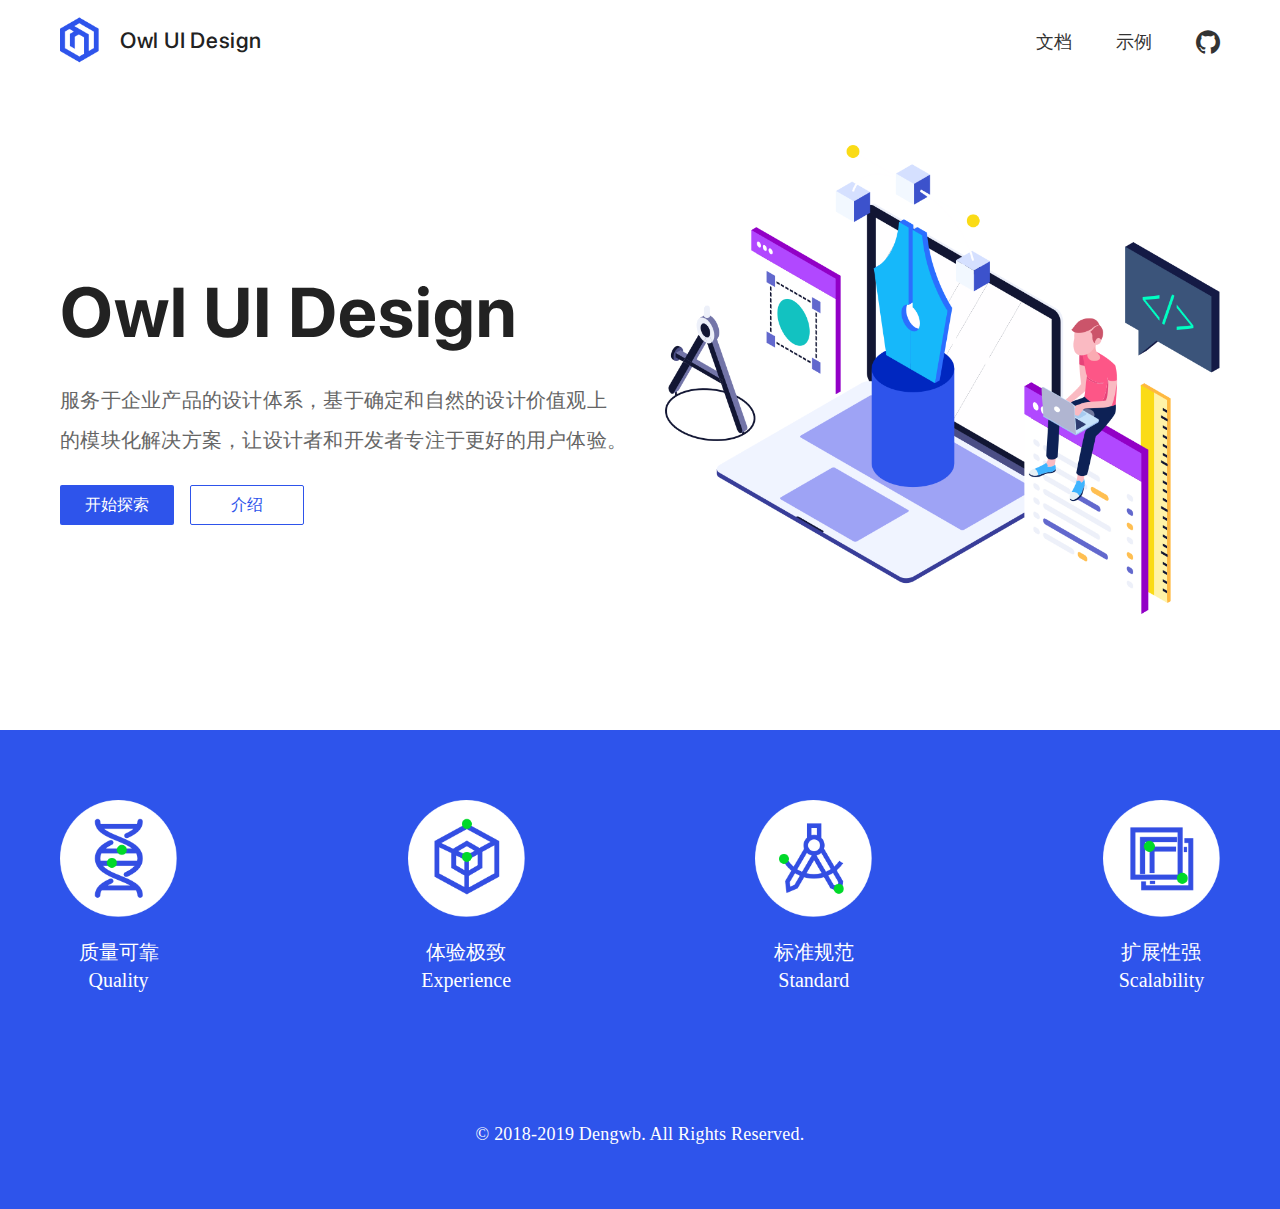
<file: index.html>
<!DOCTYPE html><html><head><meta charset=utf-8><meta name=viewport content="width=device-width,user-scalable=no,initial-scale=1,maximum-scale=1,minimum-scale=1"><link rel="shortcut icon" type=image/x-icon href=//owl-ui.dengwb.com/static/ico/favicon.ico><title>owl-ui documentation</title><link href=/static/css/app.b88df532854973372f1d2bbc59f68628.css rel=stylesheet></head><body><div id=docs></div><script type=text/javascript src=/static/js/manifest.800fbf84f92344a0673f.js></script><script type=text/javascript src=/static/js/vendor.4394352730b09dc168c0.js></script><script type=text/javascript src=/static/js/app.1bd53655dca547eb4231.js></script></body></html>
</file>
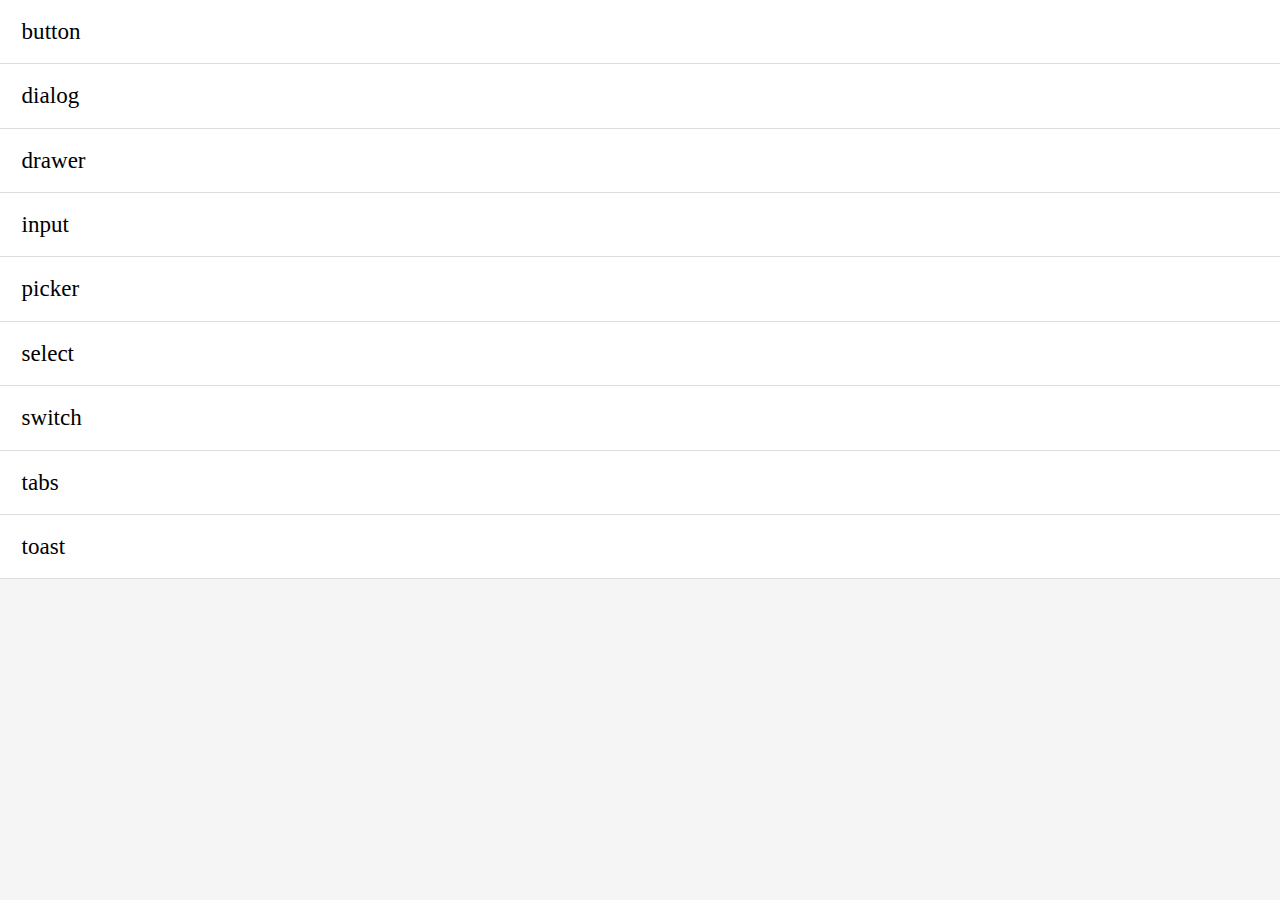
<file: examples/index.html>
<!DOCTYPE html><html><head><meta charset=utf-8><meta name=format-detection content="telephone=no"><meta name=apple-mobile-web-app-capable content=yes><meta name=apple-mobile-web-app-status-bar-style content=black-translucent><meta name=viewport content="width=device-width,initial-scale=1,maximum-scale=1,minimum-scale=1,user-scalable=no,viewport-fit=cover"><meta name=format-detection content="telephone=no, email=no"><meta http-equiv=pragra content=no-cache><meta name=screen-orientation content=portrait><meta name=flexible content="initial-dpr=1, maximum-dpr=1"><meta name=x5-orientation content=portrait><meta name=author content=邓文斌,dengwb1991,13720017500><title>Vue Owl UI</title><link href=static/css/main.196e0dce304f5eb4df6b8dcaf7effda2.css rel=stylesheet></head><body><div id=app></div><script type=text/javascript src=static/js/manifest.9885a54f351fec2a6a92.js></script><script type=text/javascript src=static/js/vendor.d308aa7445ae3d8329ae.js></script><script type=text/javascript src=static/js/main.989eec4d46a6286a0fb8.js></script></body></html>
</file>
